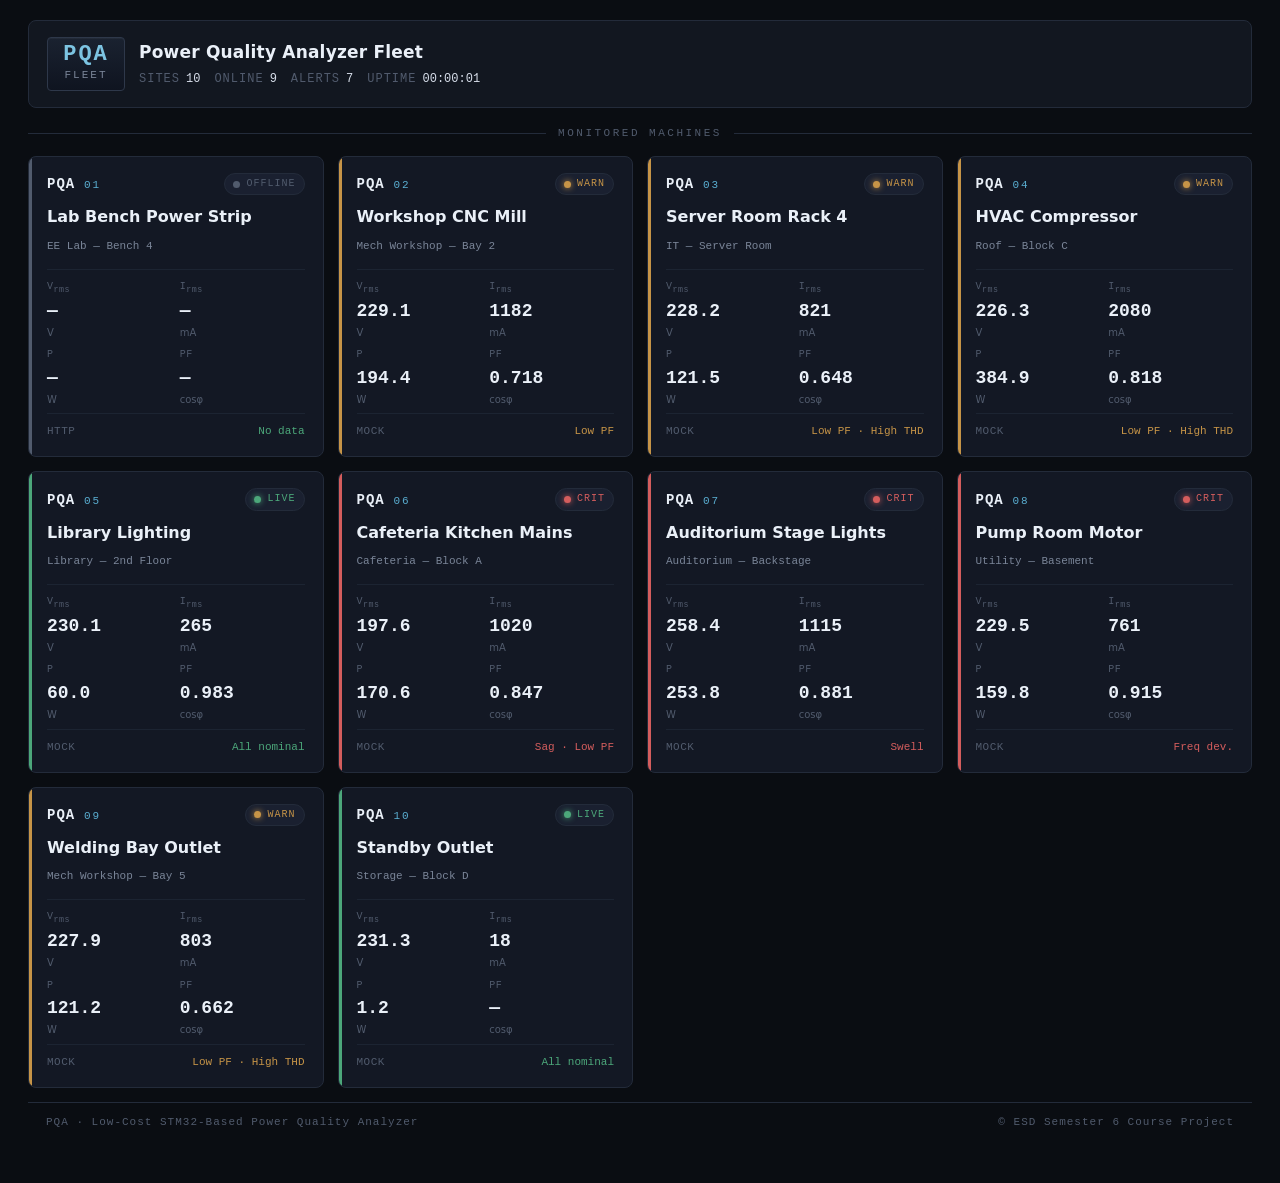
<file: website/index.html>
<!DOCTYPE html>
<html lang="en">
<head>
  <meta charset="UTF-8">
  <meta name="viewport" content="width=device-width, initial-scale=1.0">
  <title>PQA Fleet — Power Quality Analyzers</title>
  <link rel="stylesheet" href="css/style.css">
</head>
<body class="page-home">

  <header class="topbar">
    <div class="nameplate">
      <div class="nameplate-logo">
        <span class="logo-mono">PQA</span>
        <span class="logo-sub">FLEET</span>
      </div>
      <div class="nameplate-info">
        <h1 class="nameplate-title">Power Quality Analyzer Fleet</h1>
        <div class="nameplate-meta">
          <span><span class="k">SITES</span><span class="v" id="fleet-count">—</span></span>
          <span><span class="k">ONLINE</span><span class="v" id="fleet-online">—</span></span>
          <span><span class="k">ALERTS</span><span class="v" id="fleet-alerts">—</span></span>
          <span><span class="k">UPTIME</span><span class="v" id="fleet-uptime">00:00:00</span></span>
        </div>
      </div>
    </div>
  </header>

  <section class="group-title"><span>Monitored Machines</span></section>

  <section class="machine-grid" id="machine-grid">
    <!-- Cards injected by home.js -->
  </section>

  <footer class="footer">
    <span>PQA &middot; Low-Cost STM32-Based Power Quality Analyzer</span>
    <span>&copy; ESD Semester 6 Course Project</span>
  </footer>

  <script src="js/config.js"></script>
  <script src="js/machines.js"></script>
  <script src="js/mock.js"></script>
  <script src="js/api.js"></script>
  <script src="js/datasource.js"></script>
  <script src="js/home.js"></script>
</body>
</html>
</file>
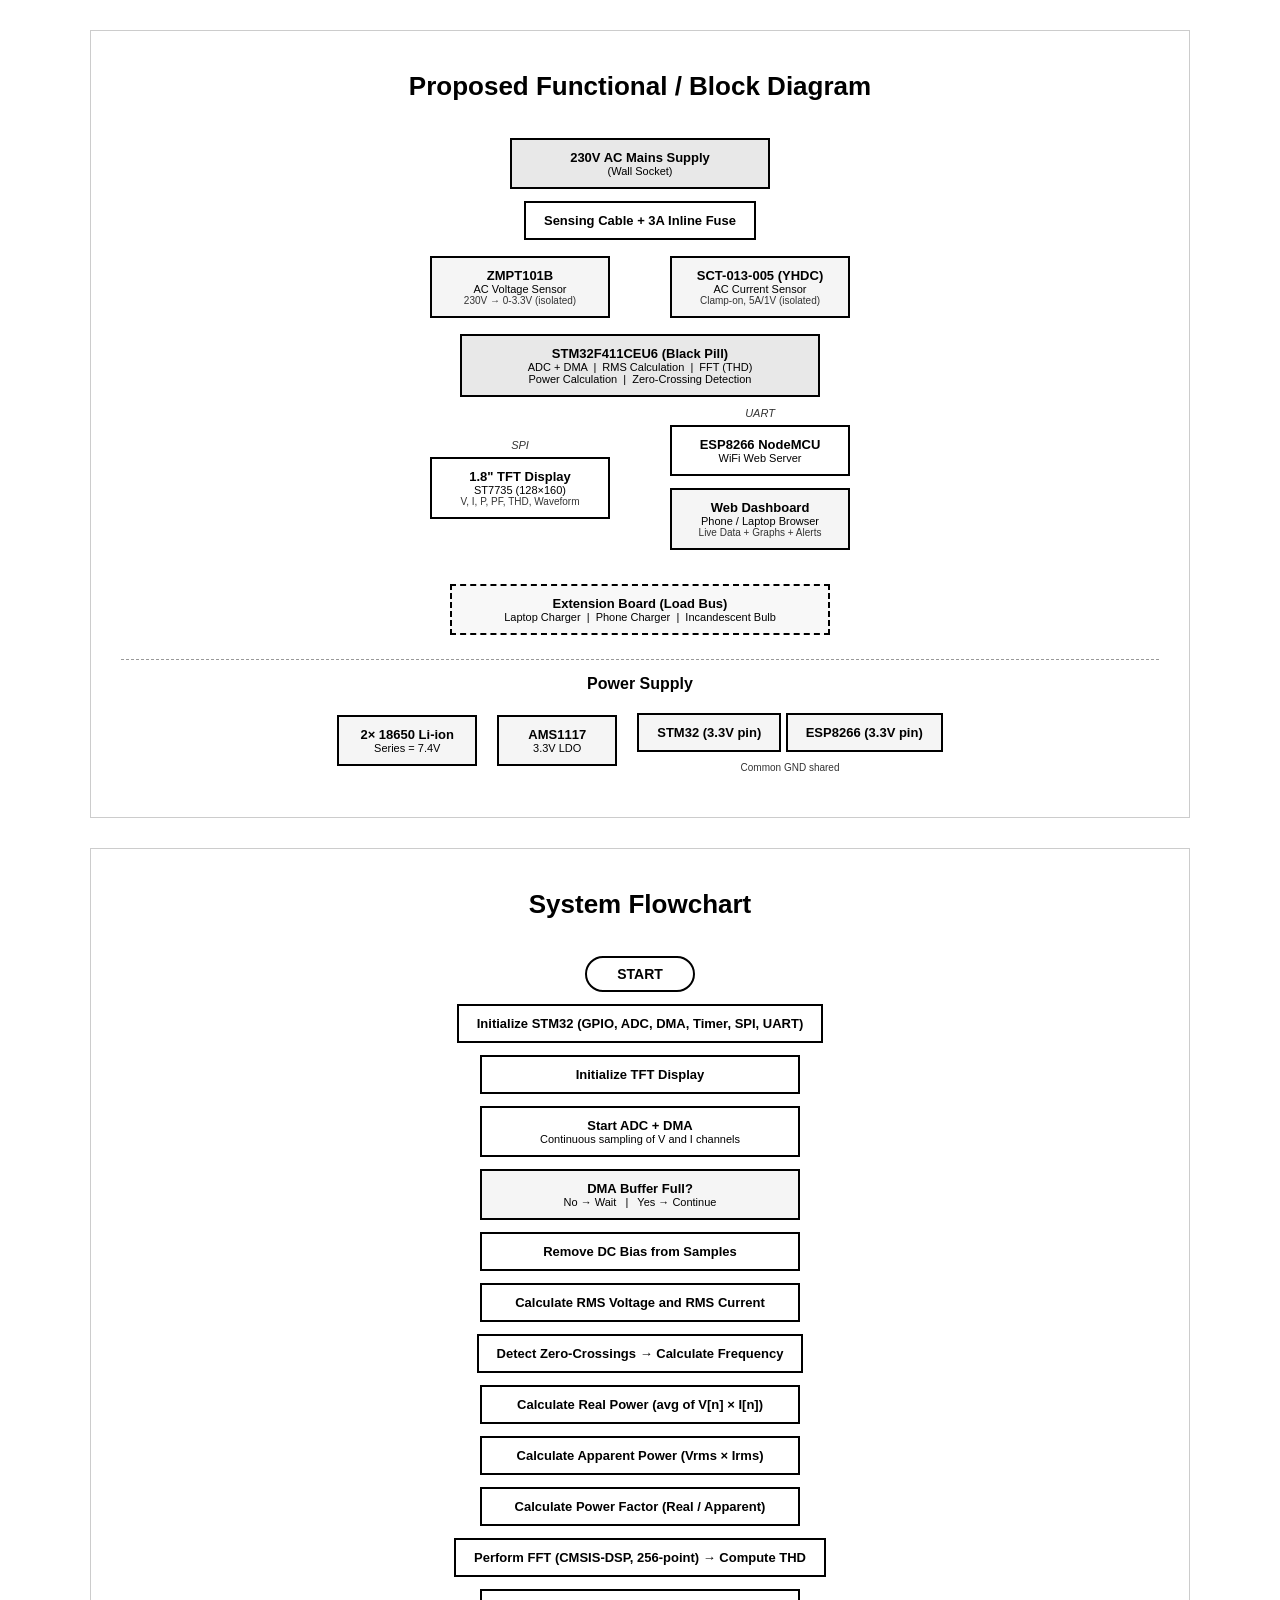
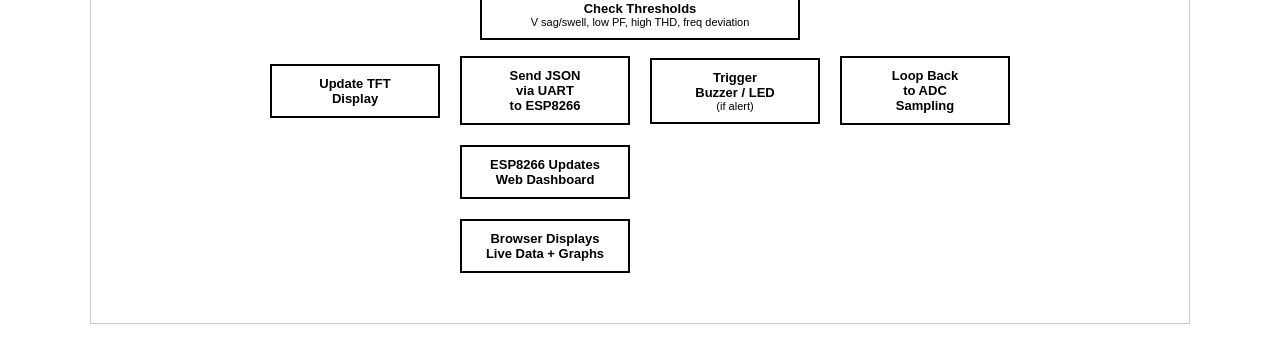
<file: diagrams.html>
<!DOCTYPE html>
<html lang="en">
<head>
<meta charset="UTF-8">
<title>Project Diagrams</title>
<style>
  * { margin: 0; padding: 0; box-sizing: border-box; }
  body { font-family: 'Tenorite', 'Aptos', 'Calibri', sans-serif; background: #fff; color: #000; }
  .page {
    width: 1100px;
    margin: 30px auto;
    padding: 40px 30px;
    background: #fff;
    border: 1px solid #ccc;
  }
  .page-title {
    font-size: 26px;
    font-weight: bold;
    text-align: center;
    margin-bottom: 30px;
  }

  /* Boxes */
  .box {
    border: 2px solid #000;
    padding: 10px 18px;
    font-size: 13px;
    font-weight: bold;
    background: #fff;
    display: inline-block;
    min-width: 180px;
    margin: 6px 0;
  }
  .box-gray { background: #e8e8e8; }
  .box-light { background: #f5f5f5; }
  .box-dashed { border-style: dashed; background: #f8f8f8; }
  .sub { font-weight: normal; font-size: 11px; display: block; }
  .sub2 { font-weight: normal; font-size: 10px; display: block; color: #333; }
  .label { font-size: 11px; font-style: italic; color: #333; }

  .fc-terminal {
    border: 2px solid #000;
    border-radius: 30px;
    padding: 8px 30px;
    font-size: 14px;
    font-weight: bold;
    display: inline-block;
    background: #fff;
    margin: 6px 0;
  }
  .fc-process {
    border: 2px solid #000;
    padding: 10px 18px;
    font-size: 13px;
    font-weight: bold;
    display: inline-block;
    min-width: 320px;
    background: #fff;
    margin: 6px 0;
  }
  .fc-diamond {
    border: 2px solid #000;
    padding: 12px 20px;
    font-size: 13px;
    font-weight: bold;
    display: inline-block;
    min-width: 200px;
    background: #fff;
    margin: 6px 0;
    transform: rotate(0deg);
  }

  .center-col { text-align: center; }

  table.diagram {
    border-collapse: collapse;
    margin: 0 auto;
  }
  table.diagram td {
    padding: 4px 10px;
    vertical-align: middle;
    text-align: center;
  }
</style>
</head>
<body>

<!-- ==================== BLOCK DIAGRAM ==================== -->
<div class="page">
  <div class="page-title">Proposed Functional / Block Diagram</div>

  <div style="text-align:center;">

    <div class="box box-gray" style="min-width:260px;">230V AC Mains Supply<span class="sub">(Wall Socket)</span></div>
    <br>
    <div class="box">Sensing Cable + 3A Inline Fuse</div>
    <br>

    <table class="diagram">
      <tr>
        <td>
          <div class="box box-light">ZMPT101B<span class="sub">AC Voltage Sensor</span><span class="sub2">230V &rarr; 0-3.3V (isolated)</span></div>
        </td>
        <td style="width:40px;"></td>
        <td>
          <div class="box box-light">SCT-013-005 (YHDC)<span class="sub">AC Current Sensor</span><span class="sub2">Clamp-on, 5A/1V (isolated)</span></div>
        </td>
      </tr>
    </table>

    <div class="box box-gray" style="min-width:360px;">STM32F411CEU6 (Black Pill)<span class="sub">ADC + DMA &nbsp;|&nbsp; RMS Calculation &nbsp;|&nbsp; FFT (THD)</span><span class="sub">Power Calculation &nbsp;|&nbsp; Zero-Crossing Detection</span></div>
    <br>

    <table class="diagram">
      <tr>
        <td>
          <div class="label">SPI</div>
          <div class="box">1.8" TFT Display<span class="sub">ST7735 (128&times;160)</span><span class="sub2">V, I, P, PF, THD, Waveform</span></div>
        </td>
        <td style="width:40px;"></td>
        <td>
          <div class="label">UART</div>
          <div class="box">ESP8266 NodeMCU<span class="sub">WiFi Web Server</span></div>
          <br>
          <div class="box box-light">Web Dashboard<span class="sub">Phone / Laptop Browser</span><span class="sub2">Live Data + Graphs + Alerts</span></div>
        </td>
      </tr>
    </table>

    <br>
    <div class="box box-dashed" style="min-width:380px;">Extension Board (Load Bus)<span class="sub">Laptop Charger &nbsp;|&nbsp; Phone Charger &nbsp;|&nbsp; Incandescent Bulb</span></div>

    <br><br>
    <div style="border-top: 1px dashed #999; padding-top: 15px;">
      <div style="font-size:16px;font-weight:bold;margin-bottom:10px;">Power Supply</div>
      <table class="diagram">
        <tr>
          <td>
            <div class="box box-light" style="min-width:140px;">2&times; 18650 Li-ion<span class="sub">Series = 7.4V</span></div>
          </td>
          <td>
            <div class="box box-light" style="min-width:120px;">AMS1117<span class="sub">3.3V LDO</span></div>
          </td>
          <td>
            <div class="box box-light" style="min-width:140px;margin-bottom:6px;">STM32 (3.3V pin)</div>
            <div class="box box-light" style="min-width:140px;">ESP8266 (3.3V pin)</div>
            <span class="sub2" style="display:block;margin-top:4px;">Common GND shared</span>
          </td>
        </tr>
      </table>
    </div>
  </div>
</div>

<!-- ==================== FLOWCHART ==================== -->
<div class="page">
  <div class="page-title">System Flowchart</div>

  <div style="text-align:center;">

    <div class="fc-terminal">START</div><br>

    <div class="fc-process">Initialize STM32 (GPIO, ADC, DMA, Timer, SPI, UART)</div><br>

    <div class="fc-process">Initialize TFT Display</div><br>

    <div class="fc-process">Start ADC + DMA<span class="sub">Continuous sampling of V and I channels</span></div><br>

    <div class="fc-process" style="background:#f5f5f5;">DMA Buffer Full?<span class="sub">No &rarr; Wait &nbsp; | &nbsp; Yes &rarr; Continue</span></div><br>

    <div class="fc-process">Remove DC Bias from Samples</div><br>

    <div class="fc-process">Calculate RMS Voltage and RMS Current</div><br>

    <div class="fc-process">Detect Zero-Crossings &rarr; Calculate Frequency</div><br>

    <div class="fc-process">Calculate Real Power (avg of V[n] &times; I[n])</div><br>

    <div class="fc-process">Calculate Apparent Power (Vrms &times; Irms)</div><br>

    <div class="fc-process">Calculate Power Factor (Real / Apparent)</div><br>

    <div class="fc-process">Perform FFT (CMSIS-DSP, 256-point) &rarr; Compute THD</div><br>

    <div class="fc-process">Check Thresholds<span class="sub">V sag/swell, low PF, high THD, freq deviation</span></div><br>

    <table class="diagram">
      <tr>
        <td><div class="fc-process" style="min-width:150px;width:170px;">Update TFT<br>Display</div></td>
        <td><div class="fc-process" style="min-width:150px;width:170px;">Send JSON<br>via UART<br>to ESP8266</div></td>
        <td><div class="fc-process" style="min-width:150px;width:170px;">Trigger<br>Buzzer / LED<span class="sub">(if alert)</span></div></td>
        <td><div class="fc-process box-gray" style="min-width:150px;width:170px;">Loop Back<br>to ADC<br>Sampling</div></td>
      </tr>
      <tr>
        <td></td>
        <td><div class="fc-process box-light" style="min-width:150px;width:170px;">ESP8266 Updates<br>Web Dashboard</div></td>
        <td></td>
        <td></td>
      </tr>
      <tr>
        <td></td>
        <td><div class="fc-process box-light" style="min-width:150px;width:170px;">Browser Displays<br>Live Data + Graphs</div></td>
        <td></td>
        <td></td>
      </tr>
    </table>

  </div>
</div>

</body>
</html>
</file>
<file: website/css/style.css>
:root {
  --bg:           #0a0d12;
  --bg-elev:      #121720;
  --bg-soft:      #1a2030;
  --bg-card:      #131824;
  --border:       #232b3a;
  --border-soft:  #1c2432;
  --border-strong:#2e384a;

  --text:         #d7deea;
  --text-strong:  #eaf0f8;
  --text-dim:     #7a8598;
  --text-muted:   #515b6d;

  --accent:       #5aaed1;
  --accent-soft:  rgba(90, 174, 209, 0.14);
  --accent-strong:#7cc4e2;
  --ok:           #4ca77a;
  --ok-soft:      rgba(76, 167, 122, 0.12);
  --warn:         #c69447;
  --warn-soft:    rgba(198, 148, 71, 0.12);
  --crit:         #d45d5d;
  --crit-soft:    rgba(212, 93, 93, 0.12);

  --v-color:      #5aaed1;
  --i-color:      #d4a94c;
  --p-color:      #4ca77a;
  --s-color:      #8b7ac8;
  --q-color:      #c87373;

  --radius:       8px;
  --radius-sm:    4px;
  --mono:         "SFMono-Regular", ui-monospace, Menlo, Consolas, "Liberation Mono", monospace;
  --sans:         "Inter", "Segoe UI", system-ui, -apple-system, Roboto, Helvetica, Arial, sans-serif;
}

* { box-sizing: border-box; margin: 0; padding: 0; }

html, body {
  background: var(--bg);
  color: var(--text);
  font-family: var(--sans);
  font-size: 15px;
  line-height: 1.45;
  min-height: 100vh;
  -webkit-font-smoothing: antialiased;
  font-feature-settings: "cv02","cv03","cv04","cv11";
}

body {
  max-width: 1640px;
  margin: 0 auto;
  padding: 20px clamp(14px, 2.5vw, 28px) 40px;
  display: flex;
  flex-direction: column;
  gap: 14px;
}

/* ===================== TOPBAR / NAMEPLATE ===================== */
.topbar {
  display: flex;
  align-items: stretch;
  gap: 20px;
  padding: 16px 18px;
  background: var(--bg-elev);
  border: 1px solid var(--border);
  border-radius: var(--radius);
}

.nameplate {
  display: flex;
  gap: 14px;
  align-items: stretch;
}
.nameplate-logo {
  display: flex;
  flex-direction: column;
  align-items: center;
  justify-content: center;
  min-width: 78px;
  padding: 6px 10px;
  border: 1px solid var(--border-strong);
  border-radius: var(--radius-sm);
  background: linear-gradient(180deg, #1a2230 0%, #0f1420 100%);
  box-shadow: inset 0 1px 0 rgba(255,255,255,0.04);
}
.logo-mono {
  font-family: var(--mono);
  font-weight: 700;
  font-size: 22px;
  letter-spacing: 2px;
  color: var(--accent-strong);
  line-height: 1;
}
.logo-sub {
  font-family: var(--mono);
  font-size: 11px;
  color: var(--text-dim);
  letter-spacing: 2px;
  margin-top: 2px;
}

.nameplate-info { display: flex; flex-direction: column; justify-content: center; gap: 6px; }
.nameplate-title {
  font-size: 17px;
  font-weight: 600;
  letter-spacing: 0.2px;
  color: var(--text-strong);
}
.nameplate-meta {
  display: flex;
  gap: 14px;
  flex-wrap: wrap;
  font-family: var(--mono);
  font-size: 12px;
}
.nameplate-meta span { display: inline-flex; gap: 6px; align-items: baseline; }
.nameplate-meta .k { color: var(--text-muted); letter-spacing: 1px; }
.nameplate-meta .v { color: var(--text); font-variant-numeric: tabular-nums; }

/* ===================== STATUS BAR ===================== */
.statusbar {
  display: flex;
  flex-wrap: wrap;
  align-items: center;
  justify-content: space-between;
  gap: 14px;
  padding: 10px 18px;
  background: var(--bg-elev);
  border: 1px solid var(--border);
  border-radius: var(--radius);
}

.led-group { display: flex; gap: 8px; flex-wrap: wrap; }
.led {
  display: inline-flex;
  align-items: center;
  gap: 6px;
  padding: 5px 11px;
  border-radius: var(--radius-sm);
  background: var(--bg-soft);
  border: 1px solid var(--border);
  font-family: var(--mono);
  font-size: 11px;
  letter-spacing: 1px;
  color: var(--text-dim);
}
.led .led-dot {
  width: 7px; height: 7px; border-radius: 50%;
  background: var(--text-muted);
  box-shadow: 0 0 0 2px rgba(0,0,0,0.25);
}
.led[data-state="ok"]   { color: var(--ok); border-color: rgba(76,167,122,0.3); }
.led[data-state="ok"]   .led-dot { background: var(--ok); box-shadow: 0 0 6px rgba(76,167,122,0.6); }
.led[data-state="warn"] { color: var(--warn); border-color: rgba(198,148,71,0.3); }
.led[data-state="warn"] .led-dot { background: var(--warn); box-shadow: 0 0 6px rgba(198,148,71,0.6); }
.led[data-state="sim"]  { color: var(--warn); border-color: rgba(198,148,71,0.4); }
.led[data-state="sim"]  .led-dot { background: var(--warn); animation: blink 1.6s infinite; }
.led[data-state="live"] { color: var(--ok); border-color: rgba(76,167,122,0.4); }
.led[data-state="live"] .led-dot { background: var(--ok); }

@keyframes blink { 50% { opacity: 0.35; } }

.session-info {
  display: flex;
  gap: 16px;
  flex-wrap: wrap;
  font-family: var(--mono);
  font-size: 12px;
}
.session-info span { display: inline-flex; gap: 6px; align-items: baseline; }
.session-info .k { color: var(--text-muted); letter-spacing: 1px; }
.session-info .v { color: var(--text); font-variant-numeric: tabular-nums; }

.conn-block { display: flex; gap: 10px; align-items: center; }
.status-pill {
  display: inline-flex;
  align-items: center;
  gap: 7px;
  padding: 5px 11px;
  border-radius: 999px;
  font-family: var(--mono);
  font-size: 11px;
  font-weight: 700;
  letter-spacing: 1.2px;
  background: var(--bg-soft);
  border: 1px solid var(--border);
  color: var(--text-dim);
}
.status-pill .dot { width: 7px; height: 7px; border-radius: 999px; background: var(--text-dim); }
.status-pill[data-state="live"]       { color: var(--ok); border-color: rgba(76,167,122,0.4); }
.status-pill[data-state="live"] .dot  { background: var(--ok); animation: pulse 1.5s ease-out infinite; }
.status-pill[data-state="connecting"] { color: var(--warn); border-color: rgba(198,148,71,0.4); }
.status-pill[data-state="connecting"] .dot { background: var(--warn); }
.status-pill[data-state="paused"]     { color: var(--text-dim); }
.status-pill[data-state="error"]      { color: var(--crit); border-color: rgba(212,93,93,0.4); }
.status-pill[data-state="error"] .dot { background: var(--crit); }
@keyframes pulse {
  0% { box-shadow: 0 0 0 0 rgba(76,167,122,0.55); }
  100% { box-shadow: 0 0 0 8px rgba(76,167,122,0); }
}

.timestamp {
  font-family: var(--mono);
  font-size: 12px;
  color: var(--text-dim);
  font-variant-numeric: tabular-nums;
}

/* ===================== FLOATING ALERT CONSOLE ===================== */
.alert-console {
  position: fixed;
  top: 16px;
  right: 16px;
  width: 360px;
  max-width: calc(100vw - 32px);
  z-index: 120;
  background: rgba(19, 25, 36, 0.92);
  -webkit-backdrop-filter: blur(12px) saturate(1.2);
  backdrop-filter: blur(12px) saturate(1.2);
  border: 1px solid var(--border);
  border-radius: var(--radius);
  box-shadow: 0 10px 30px rgba(0, 0, 0, 0.45);
  overflow: hidden;
  transition: width 0.25s ease, border-color 0.25s ease, box-shadow 0.25s ease;
}

.console-head {
  display: flex;
  align-items: center;
  justify-content: space-between;
  gap: 12px;
  padding: 11px 14px;
}
.console-indicator { display: flex; align-items: center; gap: 10px; }
.console-dot {
  width: 9px; height: 9px; border-radius: 50%;
  background: var(--ok);
  flex-shrink: 0;
}
.console-title {
  font-family: var(--mono);
  font-size: 12px;
  letter-spacing: 1.3px;
  font-weight: 700;
  color: var(--ok);
}
.console-count {
  font-family: var(--mono);
  font-size: 11px;
  padding: 3px 9px;
  background: var(--bg-soft);
  border-radius: 10px;
  color: var(--text);
  font-variant-numeric: tabular-nums;
}

/* State: nominal — collapsed pill */
.alert-console[data-state="nominal"] {
  width: auto;
  border-color: rgba(76, 167, 122, 0.35);
}
.alert-console[data-state="nominal"] .alerts-list,
.alert-console[data-state="nominal"] .console-count { display: none; }
.alert-console[data-state="nominal"] .console-dot {
  background: var(--ok);
  box-shadow: 0 0 8px rgba(76, 167, 122, 0.55);
  animation: pulse-ok 2.2s ease-out infinite;
}

/* State: warn */
.alert-console[data-state="warn"] {
  border-color: rgba(198, 148, 71, 0.5);
  box-shadow: 0 10px 30px rgba(198, 148, 71, 0.15);
}
.alert-console[data-state="warn"] .console-dot {
  background: var(--warn);
  box-shadow: 0 0 8px rgba(198,148,71,0.65);
}
.alert-console[data-state="warn"] .console-title { color: var(--warn); }

/* State: crit */
.alert-console[data-state="crit"] {
  border-color: rgba(212, 93, 93, 0.6);
  box-shadow: 0 10px 30px rgba(212, 93, 93, 0.28);
}
.alert-console[data-state="crit"] .console-dot {
  background: var(--crit);
  box-shadow: 0 0 12px rgba(212, 93, 93, 0.75);
  animation: pulse-crit 1.2s ease-out infinite;
}
.alert-console[data-state="crit"] .console-title { color: var(--crit); }

@keyframes pulse-ok {
  0%, 100% { box-shadow: 0 0 8px rgba(76,167,122,0.55); }
  50%      { box-shadow: 0 0 14px rgba(76,167,122,0.85); }
}
@keyframes pulse-crit {
  0%   { box-shadow: 0 0 8px rgba(212,93,93,0.55); }
  50%  { box-shadow: 0 0 18px rgba(212,93,93,0.95); }
  100% { box-shadow: 0 0 8px rgba(212,93,93,0.55); }
}

.alerts-list {
  border-top: 1px solid var(--border-soft);
  padding: 8px;
  display: flex;
  flex-direction: column;
  gap: 6px;
}
.alert-item {
  padding: 10px 12px;
  border-radius: var(--radius-sm);
  font-size: 13.5px;
  background: var(--bg-soft);
  border-left: 3px solid;
  display: flex;
  align-items: baseline;
  flex-wrap: wrap;
  gap: 8px;
}
.alert-item.warn { background: var(--warn-soft); border-color: var(--warn); color: var(--warn); }
.alert-item.crit { background: var(--crit-soft); border-color: var(--crit); color: var(--crit); }
.alert-item strong { font-weight: 600; flex-shrink: 0; }
.alert-item .alert-value { font-family: var(--mono); font-weight: 600; font-variant-numeric: tabular-nums; }
.alert-item .alert-limit {
  color: var(--text-dim);
  font-family: var(--mono);
  font-size: 12px;
  margin-left: auto;
}

/* ===================== CONTROLS ===================== */
.controls {
  display: flex;
  justify-content: space-between;
  align-items: flex-end;
  gap: 14px;
  flex-wrap: wrap;
  padding: 4px 2px;
}
.control-group { display: flex; flex-direction: column; gap: 5px; }
.control-group.actions { flex-direction: row; align-items: center; }
.control-group label {
  font-size: 11px;
  color: var(--text-dim);
  letter-spacing: 1.2px;
  text-transform: uppercase;
  display: flex;
  align-items: center;
  gap: 8px;
}
.sim-badge {
  font-family: var(--mono);
  font-size: 10px;
  padding: 2px 6px;
  background: var(--warn-soft);
  color: var(--warn);
  border: 1px solid rgba(198,148,71,0.3);
  border-radius: 3px;
  letter-spacing: 1px;
}

select, input[type="number"] {
  background: var(--bg-elev);
  color: var(--text);
  border: 1px solid var(--border);
  border-radius: var(--radius-sm);
  padding: 9px 12px;
  font-size: 14px;
  font-family: inherit;
  min-width: 280px;
  transition: border-color 0.15s;
}
input[type="number"] { min-width: 0; width: 100%; font-family: var(--mono); font-variant-numeric: tabular-nums; }
select:focus, input:focus { outline: none; border-color: var(--accent); }

.btn {
  padding: 9px 15px;
  border-radius: var(--radius-sm);
  border: 1px solid var(--border);
  background: var(--bg-elev);
  color: var(--text);
  font-size: 13px;
  font-weight: 500;
  letter-spacing: 0.3px;
  cursor: pointer;
  transition: border-color 0.15s, background 0.15s, color 0.15s;
  font-family: inherit;
}
.btn:hover { border-color: var(--border-strong); background: var(--bg-soft); color: var(--text-strong); }
.btn-primary {
  background: var(--accent-soft);
  color: var(--accent-strong);
  border-color: rgba(90,174,209,0.4);
}
.btn-primary:hover { background: rgba(90,174,209,0.22); border-color: var(--accent); }
.btn-ghost { background: transparent; }

/* ===================== GROUP TITLES ===================== */
.group-title {
  display: flex;
  align-items: center;
  gap: 10px;
  margin-top: 4px;
  font-family: var(--mono);
  font-size: 11px;
  letter-spacing: 2.5px;
  color: var(--text-muted);
  text-transform: uppercase;
}
.group-title::before,
.group-title::after {
  content: "";
  flex: 1;
  height: 1px;
  background: var(--border);
}
.group-title span { padding: 0 2px; }

/* ===================== KPI GRID ===================== */
.kpi-grid {
  display: grid;
  grid-template-columns: repeat(auto-fit, minmax(220px, 1fr));
  gap: 10px;
}
.kpi-card {
  background: var(--bg-card);
  border: 1px solid var(--border);
  border-radius: var(--radius);
  padding: 13px 15px 11px;
  position: relative;
  overflow: hidden;
  transition: border-color 0.2s, background 0.2s;
}
.kpi-card::before {
  content: "";
  position: absolute;
  left: 0; top: 0; bottom: 0;
  width: 2px;
  background: var(--border-strong);
  transition: background 0.2s;
}
.kpi-card[data-param="v_rms"]::before  { background: var(--v-color); }
.kpi-card[data-param="i_rms"]::before  { background: var(--i-color); }
.kpi-card[data-param="p_real"]::before { background: var(--p-color); }
.kpi-card[data-param="p_app"]::before  { background: var(--s-color); }
.kpi-card[data-param="p_reac"]::before { background: var(--q-color); }

.kpi-card.breach {
  background: var(--crit-soft);
  border-color: rgba(212,93,93,0.55);
}
.kpi-card.breach::before { background: var(--crit); }
.kpi-card.breach .kpi-value { color: var(--crit); }

.kpi-head {
  display: flex;
  justify-content: space-between;
  align-items: baseline;
  margin-bottom: 4px;
}
.kpi-label {
  font-size: 12px;
  color: var(--text-dim);
  letter-spacing: 1px;
  text-transform: uppercase;
  font-weight: 500;
}
.kpi-unit {
  font-family: var(--mono);
  font-size: 11px;
  color: var(--text-muted);
  letter-spacing: 0.5px;
}
.kpi-value {
  font-family: var(--mono);
  font-size: 32px;
  font-weight: 600;
  color: var(--text-strong);
  letter-spacing: -0.5px;
  font-variant-numeric: tabular-nums;
  line-height: 1.1;
  margin: 2px 0 4px;
}
.kpi-limits {
  font-family: var(--mono);
  font-size: 11.5px;
  color: var(--text-muted);
  letter-spacing: 0.4px;
  min-height: 16px;
  margin-bottom: 6px;
  display: flex;
  align-items: baseline;
  gap: 6px;
}
.kpi-limits em {
  font-style: normal;
  letter-spacing: 1px;
  color: var(--text-muted);
  font-weight: 600;
}
.kpi-limits b {
  font-weight: 500;
  color: var(--text-dim);
  font-variant-numeric: tabular-nums;
}
.kpi-card.breach .kpi-limits b { color: var(--crit); }
.kpi-stats {
  display: flex;
  gap: 16px;
  padding-top: 9px;
  border-top: 1px dashed var(--border-soft);
  font-family: var(--mono);
  font-size: 13px;
  color: var(--text-dim);
}
.kpi-stats span { display: inline-flex; gap: 6px; align-items: baseline; }
.kpi-stats em {
  font-style: normal;
  letter-spacing: 1px;
  color: var(--text-dim);
  font-size: 11px;
  font-weight: 600;
}
.kpi-stats b {
  font-weight: 600;
  color: var(--text);
  font-variant-numeric: tabular-nums;
}

/* ===================== CHARTS ===================== */
.charts-grid {
  display: grid;
  grid-template-columns: repeat(auto-fit, minmax(440px, 1fr));
  gap: 10px;
}
.chart-card {
  background: var(--bg-elev);
  border: 1px solid var(--border);
  border-radius: var(--radius);
  padding: 14px 16px 18px;
}
.chart-head {
  display: flex;
  justify-content: space-between;
  align-items: baseline;
  margin-bottom: 8px;
  padding-bottom: 8px;
  border-bottom: 1px solid var(--border-soft);
}
.chart-head h3 {
  font-size: 14px;
  font-weight: 600;
  color: var(--text-strong);
  letter-spacing: 1px;
  text-transform: uppercase;
}
.chart-sub {
  font-family: var(--mono);
  font-size: 12px;
  color: var(--text-dim);
  letter-spacing: 0.5px;
}
.chart-wrap { position: relative; height: 240px; }

/* ===================== THRESHOLDS ===================== */
.threshold-panel {
  background: var(--bg-elev);
  border: 1px solid var(--border);
  border-radius: var(--radius);
  padding: 16px 20px;
}
.section-sub {
  font-size: 13px;
  color: var(--text-dim);
  margin-bottom: 14px;
}
.section-sub code {
  font-family: var(--mono);
  font-size: 12px;
  padding: 1px 5px;
  background: var(--bg-soft);
  border-radius: 3px;
  color: var(--text);
}
.threshold-form {
  display: grid;
  grid-template-columns: repeat(auto-fit, minmax(210px, 1fr));
  gap: 12px;
  align-items: end;
}
.threshold-form label {
  display: flex;
  flex-direction: column;
  gap: 5px;
  font-size: 11px;
  color: var(--text-dim);
  letter-spacing: 1.2px;
  text-transform: uppercase;
}
.input-with-unit {
  display: flex;
  align-items: stretch;
  border: 1px solid var(--border);
  border-radius: var(--radius-sm);
  background: var(--bg-elev);
}
.input-with-unit input {
  border: 0;
  flex: 1;
  background: transparent;
  padding: 8px 11px;
}
.input-with-unit:focus-within { border-color: var(--accent); }
.input-with-unit .unit {
  display: inline-flex;
  align-items: center;
  padding: 0 11px;
  font-family: var(--mono);
  font-size: 12px;
  color: var(--text-muted);
  border-left: 1px solid var(--border);
  background: var(--bg-soft);
}
.threshold-actions {
  grid-column: 1 / -1;
  display: flex;
  gap: 10px;
  align-items: center;
  margin-top: 6px;
}
.threshold-status {
  font-family: var(--mono);
  font-size: 12px;
  color: var(--ok);
  opacity: 0;
  transition: opacity 0.25s;
  letter-spacing: 0.5px;
}
.threshold-status.show { opacity: 1; }

/* ===================== FOOTER ===================== */
.footer {
  display: flex;
  justify-content: space-between;
  padding: 12px 18px;
  font-family: var(--mono);
  font-size: 11px;
  color: var(--text-muted);
  letter-spacing: 1px;
  border-top: 1px solid var(--border);
  margin-top: 6px;
}

/* ===================== HOME / FLEET PAGE ===================== */
.back-link {
  align-self: center;
  display: inline-flex;
  align-items: center;
  padding: 6px 12px;
  margin-right: 4px;
  font-family: var(--mono);
  font-size: 12px;
  letter-spacing: 0.5px;
  color: var(--accent);
  background: var(--accent-soft);
  border: 1px solid var(--border);
  border-radius: var(--radius-sm);
  text-decoration: none;
  transition: background 0.15s, color 0.15s;
}
.back-link:hover {
  background: var(--accent);
  color: var(--bg);
}

.machine-grid {
  display: grid;
  grid-template-columns: repeat(auto-fill, minmax(280px, 1fr));
  gap: 14px;
}

.machine-card {
  display: flex;
  flex-direction: column;
  gap: 10px;
  padding: 16px 18px;
  background: var(--bg-card);
  border: 1px solid var(--border);
  border-radius: var(--radius);
  text-decoration: none;
  color: var(--text);
  transition: border-color 0.15s, transform 0.15s, box-shadow 0.15s;
  position: relative;
  overflow: hidden;
}
.machine-card::before {
  content: "";
  position: absolute;
  left: 0; top: 0; bottom: 0;
  width: 3px;
  background: var(--text-muted);
  transition: background 0.2s;
}
.machine-card:hover {
  border-color: var(--accent);
  transform: translateY(-2px);
  box-shadow: 0 6px 20px rgba(0,0,0,0.4);
}

.machine-card[data-state="live"]::before    { background: var(--ok); }
.machine-card[data-state="warn"]::before    { background: var(--warn); }
.machine-card[data-state="crit"]::before    { background: var(--crit); }
.machine-card[data-state="offline"]::before { background: var(--text-muted); }

.machine-head {
  display: flex;
  justify-content: space-between;
  align-items: center;
}
.machine-head .logo-mono {
  font-family: var(--mono);
  font-weight: 700;
  font-size: 14px;
  color: var(--text-strong);
  letter-spacing: 1px;
}
.machine-head .logo-sub {
  font-family: var(--mono);
  font-size: 11px;
  color: var(--accent);
  margin-left: 4px;
}

.machine-pill {
  display: inline-flex;
  align-items: center;
  gap: 6px;
  padding: 3px 8px;
  font-family: var(--mono);
  font-size: 10px;
  letter-spacing: 1px;
  border-radius: 999px;
  border: 1px solid var(--border);
  background: var(--bg-soft);
  color: var(--text-dim);
}
.machine-pill .pill-dot {
  width: 7px; height: 7px;
  border-radius: 50%;
  background: var(--text-muted);
}
.machine-card[data-state="live"]   .pill-dot { background: var(--ok);   box-shadow: 0 0 6px var(--ok); }
.machine-card[data-state="warn"]   .pill-dot { background: var(--warn); box-shadow: 0 0 6px var(--warn); }
.machine-card[data-state="crit"]   .pill-dot { background: var(--crit); box-shadow: 0 0 6px var(--crit); animation: pulse 1s ease-in-out infinite; }
.machine-card[data-state="offline"] .pill-dot { background: var(--text-muted); }

.machine-card[data-state="live"] .pill-text { color: var(--ok); }
.machine-card[data-state="warn"] .pill-text { color: var(--warn); }
.machine-card[data-state="crit"] .pill-text { color: var(--crit); }
.machine-card[data-state="offline"] .pill-text { color: var(--text-muted); }

@keyframes pulse {
  0%, 100% { opacity: 1; }
  50%      { opacity: 0.45; }
}

.machine-name {
  font-size: 16px;
  font-weight: 600;
  color: var(--text-strong);
  margin: 0;
}
.machine-loc {
  font-family: var(--mono);
  font-size: 11px;
  color: var(--text-dim);
  margin-bottom: 4px;
}

.machine-kpis {
  display: grid;
  grid-template-columns: repeat(2, 1fr);
  gap: 8px;
  padding: 10px 0 6px;
  border-top: 1px solid var(--border-soft);
  border-bottom: 1px solid var(--border-soft);
}
.m-kpi {
  display: flex;
  flex-direction: column;
  gap: 2px;
}
.m-kpi em {
  font-family: var(--mono);
  font-size: 10px;
  color: var(--text-muted);
  letter-spacing: 0.5px;
  font-style: normal;
}
.m-kpi b {
  font-family: var(--mono);
  font-size: 18px;
  color: var(--text-strong);
  font-weight: 600;
}
.m-kpi .m-unit {
  font-size: 10px;
  color: var(--text-muted);
}

.machine-foot {
  display: flex;
  justify-content: space-between;
  align-items: center;
  font-family: var(--mono);
  font-size: 11px;
}
.machine-tag {
  color: var(--text-muted);
  letter-spacing: 0.5px;
}
.machine-alerts {
  color: var(--ok);
}
.machine-alerts.warn { color: var(--warn); }
.machine-alerts.crit { color: var(--crit); }

.page-home .footer { margin-top: auto; }

/* ===================== RESPONSIVE ===================== */
@media (max-width: 820px) {
  .topbar { flex-direction: column; }
  .nameplate-meta { gap: 10px; font-size: 11px; }
  select { min-width: 0; width: 100%; }
  .kpi-value { font-size: 26px; }
  .charts-grid { grid-template-columns: 1fr; }
  .alert-item .alert-limit { margin-left: 0; }

  .alert-console {
    top: 8px;
    right: 8px;
    left: 8px;
    width: auto;
    max-width: none;
  }
  .alert-console[data-state="nominal"] { left: auto; width: auto; }

  .machine-grid { grid-template-columns: 1fr; }
}
</file>
